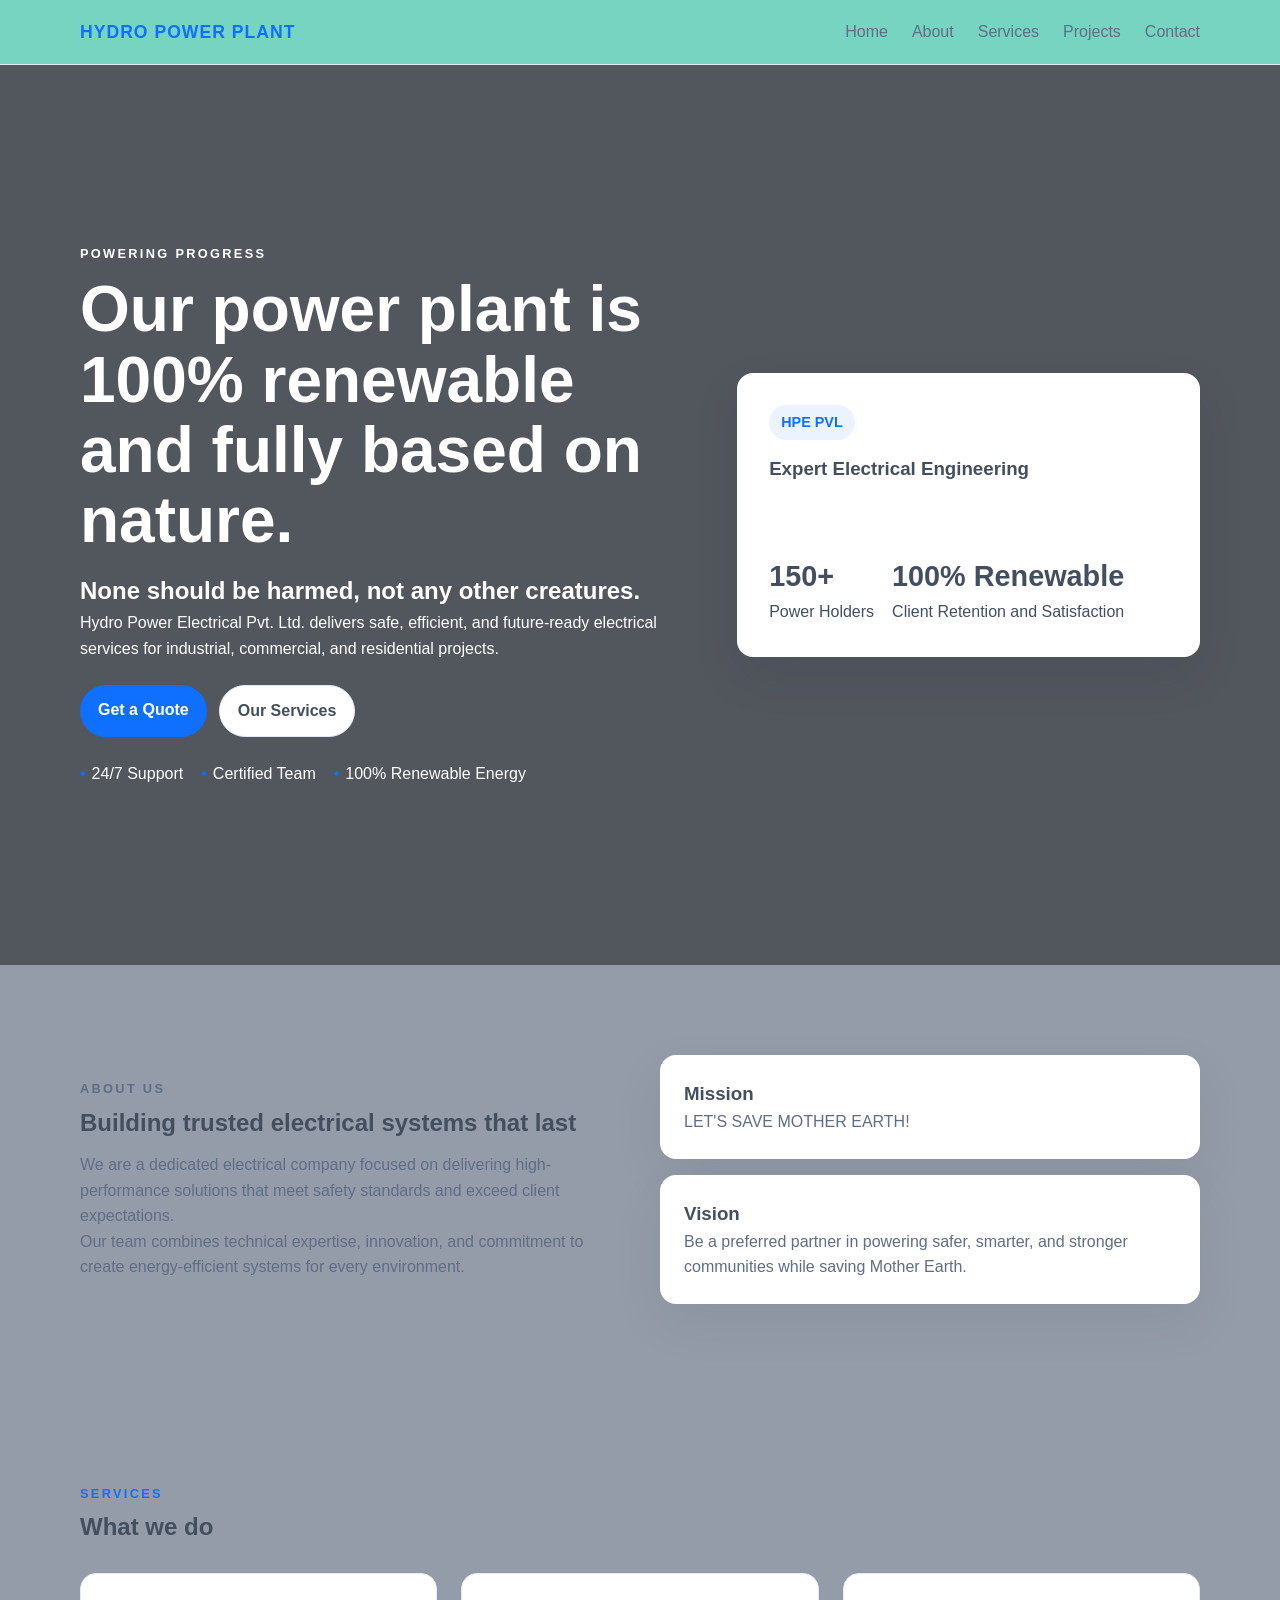
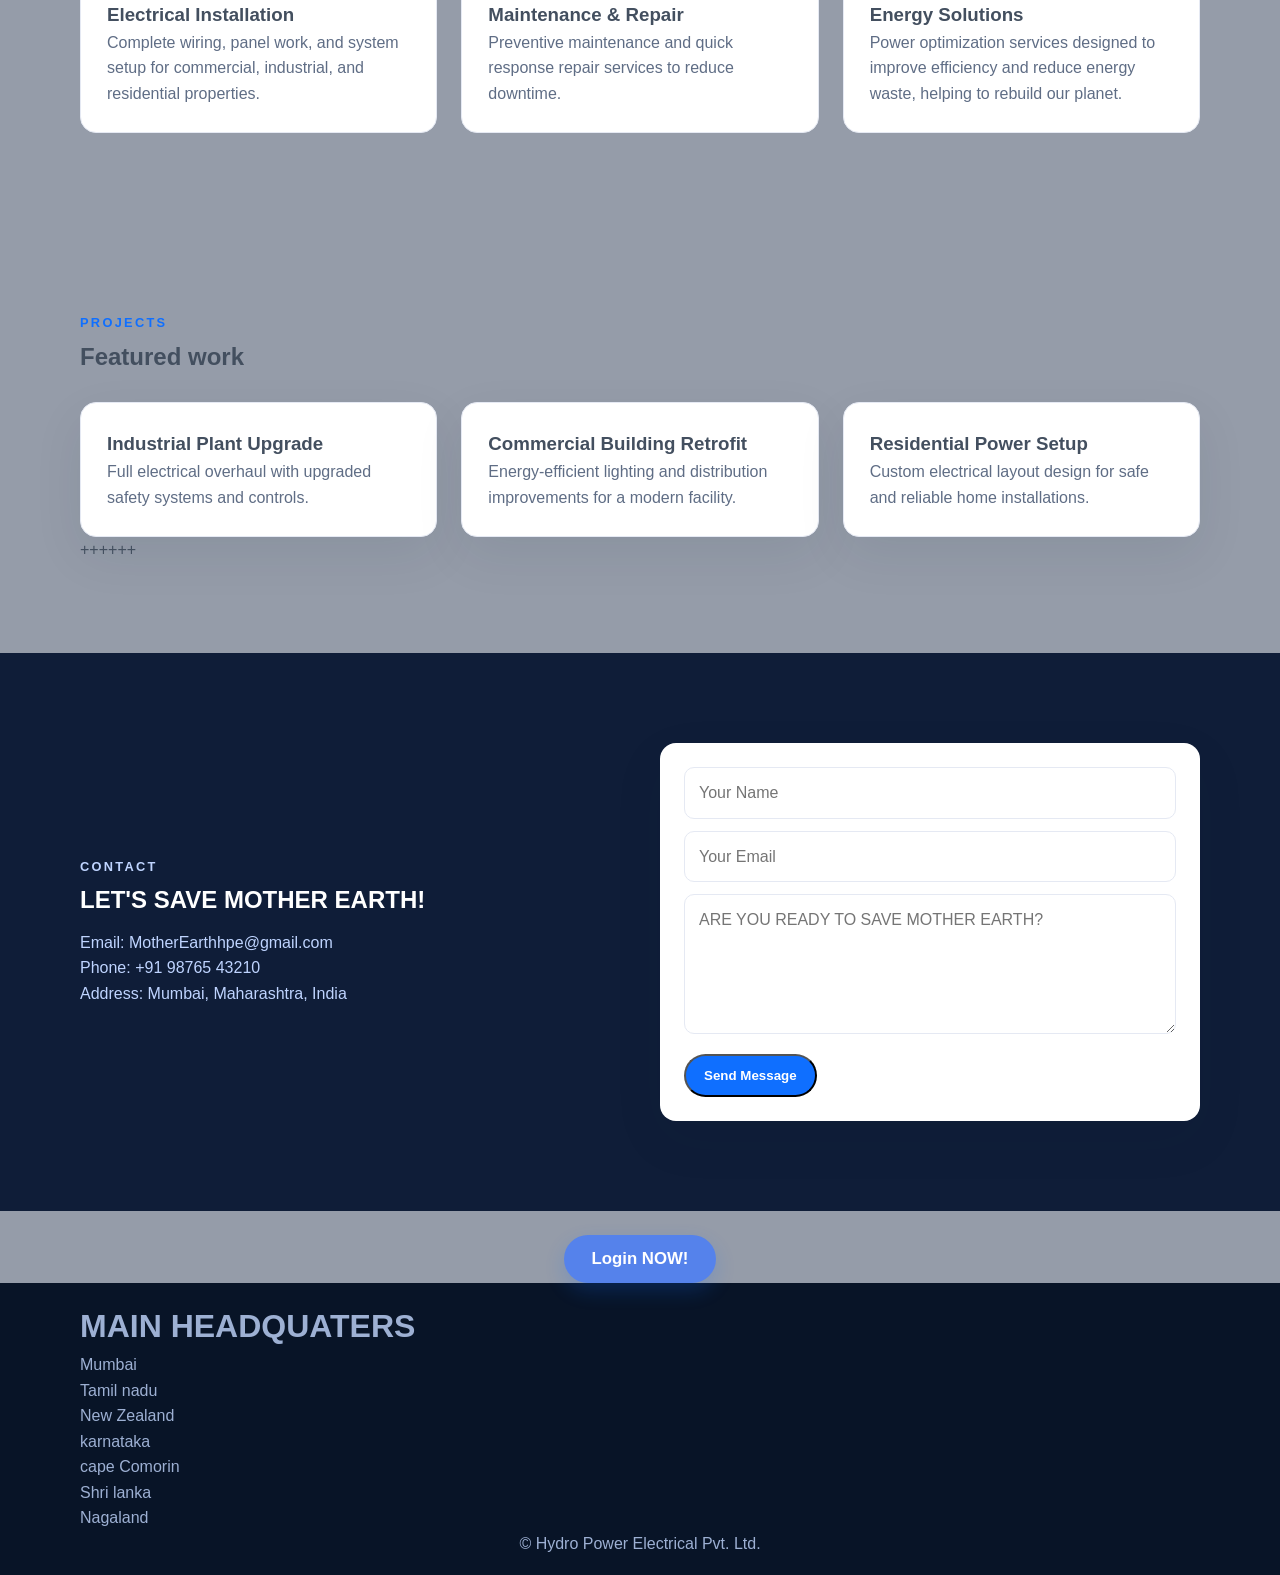
<file: HPE WEBSITE/index.html>
<!DOCTYPE html>
<html lang="en">
<head>
    <meta charset="UTF-8">
    <meta name="viewport" content="width=device-width, initial-scale=1.0">
    <title>Hydro Power Electrical Pvt. Ltd.</title>
    <link rel="stylesheet" href="HPE2.css">
</head>
<body>
    <header class="header">
        <div class="container nav-wrap">
            <a href="#home" class="logo">HYDRO POWER PLANT</a>
            <button class="menu-btn" aria-label="Open navigation">
                <span></span>
                <span></span>
                <span></span>
            </button>
            <nav class="nav-links">
                <a href="#home">Home</a>
                <a href="#about">About</a>
                <a href="#services">Services</a>
                <a href="#projects">Projects</a>
                <a href="#contact">Contact</a>
            </nav>
        </div>
    </header>

    <main>
        <section class="hero" id="home">
            <div class="container hero-content">
                <div>
                    <p class="eyebrow">Powering Progress</p>
                    <h1>Our power plant is 100% renewable and fully based on nature.</h1>
                    <h2>None should be harmed, not any other creatures.</h2>
                    <p class="hero-text">Hydro Power Electrical Pvt. Ltd. delivers safe, efficient, and future-ready electrical services for industrial, commercial, and residential projects.</p>
                    <div class="hero-actions">
                        <a href="#contact" class="btn btn-primary">Get a Quote</a>
                        <a href="#services" class="btn btn-secondary">Our Services</a>
                    </div>
                    <ul class="hero-headlines">
                        <li>24/7 Support</li>
                        <li>Certified Team</li>
                        <li>100% Renewable Energy</li>
                    </ul>
                </div>
                <div class="hero-card">
                    <div class="card-badge">HPE PVL</div>
                    <h3>Expert Electrical Engineering</h3>
                    <p>From power production to distribution, it will be a happy life for you 365 days a year, always without a power cut.</p>
                    <div class="hero-stats">
                        <div>
                            <strong>150+</strong>
                            <span>Power Holders</span>
                        </div>
                        <div>
                            <strong>100% Renewable</strong>
                            <span>Client Retention and Satisfaction</span>
                        </div>
                    </div>
                </div>
            </div>
        </section>

        <section class="section about" id="about">
            <div class="container about-grid">
                <div>
                    <p class="eyebrow">About Us</p>
                    <h2>Building trusted electrical systems that last</h2>
                    <p>We are a dedicated electrical company focused on delivering high-performance solutions that meet safety standards and exceed client expectations.</p>
                    <p>Our team combines technical expertise, innovation, and commitment to create energy-efficient systems for every environment.</p>
                </div>
                <div class="about-boxes">
                    <div>
                        <h3>Mission</h3>
                        <p>LET'S SAVE MOTHER EARTH!</p>
                    </div>
                    <div>
                        <h3>Vision</h3>
                        <p>Be a preferred partner in powering safer, smarter, and stronger communities while saving Mother Earth.</p>
                    </div>
                </div>
            </div>
        </section>

        <section class="section services" id="services">
            <div class="container">
                <p class="eyebrow">Services</p>
                <h2>What we do</h2>
                <div class="service-grid">
                    <article>
                        <h3>Electrical Installation</h3>
                        <p>Complete wiring, panel work, and system setup for commercial, industrial, and residential properties.</p>
                    </article>
                    <article>
                        <h3>Maintenance & Repair</h3>
                        <p>Preventive maintenance and quick response repair services to reduce downtime.</p>
                    </article>
                    <article>
                        <h3>Energy Solutions</h3>
                        <p>Power optimization services designed to improve efficiency and reduce energy waste, helping to rebuild our planet.</p>
                    </article>
                </div>
            </div>
        </section>

        <section class="section projects" id="projects">
            <div class="container">
                <p class="eyebrow">Projects</p>
                <h2>Featured work</h2>
                <div class="project-grid">
                    <div class="project-card">
                        <h3>Industrial Plant Upgrade</h3>
                        <p>Full electrical overhaul with upgraded safety systems and controls.</p>
                    </div>
                    <div class="project-card">
                        <h3>Commercial Building Retrofit</h3>
                        <p>Energy-efficient lighting and distribution improvements for a modern facility.</p>
                    </div>
                    <div class="project-card">
                        <h3>Residential Power Setup</h3>
                        <p>Custom electrical layout design for safe and reliable home installations.</p>
                    </div>
                </div>++++++
            </div>
        </section>

        <section class="section contact" id="contact">
            <div class="container contact-wrap">
                <div>
                    <p class="eyebrow">Contact</p>
                    <h2>LET'S SAVE MOTHER EARTH!</h2>
                    <p>Email: MotherEarthhpe@gmail.com</p>
                    <p>Phone: +91 98765 43210</p>
                    <p>Address: Mumbai, Maharashtra, India</p>
                </div>          
                <form class="contact-form">
                    <input type="text" placeholder="Your Name" required>
                    <input type="email" placeholder="Your Email" required>
                    <textarea placeholder="ARE YOU READY TO SAVE MOTHER EARTH?" required></textarea>
                    <button type="submit" class="btn btn-primary">Send Message</button>
                </form>
            </div>
        </section>
    </main>

    <script src="HPE3.js"></script>
    
    <script>
        document.getElementById('year').textContent = new Date().getFullYear();
    </script>
    <div class="link-button-wrap">
        <a href="page2.html" style="color: rgb(59, 154, 170); text-decoration: none;">
            <button type="button">Login NOW!</button>
        </a>
    </div>
    <footer class="footer">
        <div class="container footer-wrap">
            <h1>MAIN HEADQUATERS</h1>
            <p>Mumbai</p>
            <p>Tamil nadu</p>
            <p>New Zealand</p>
            <p>karnataka</p>
            <p>cape Comorin</p>
            <p>Shri lanka</p>
            <p>Nagaland</p>

            <p style="text-align: center;">© <span id="year"></span> Hydro Power Electrical Pvt. Ltd.</p>
        </div>
    </footer >
</body>
</html>
</file>
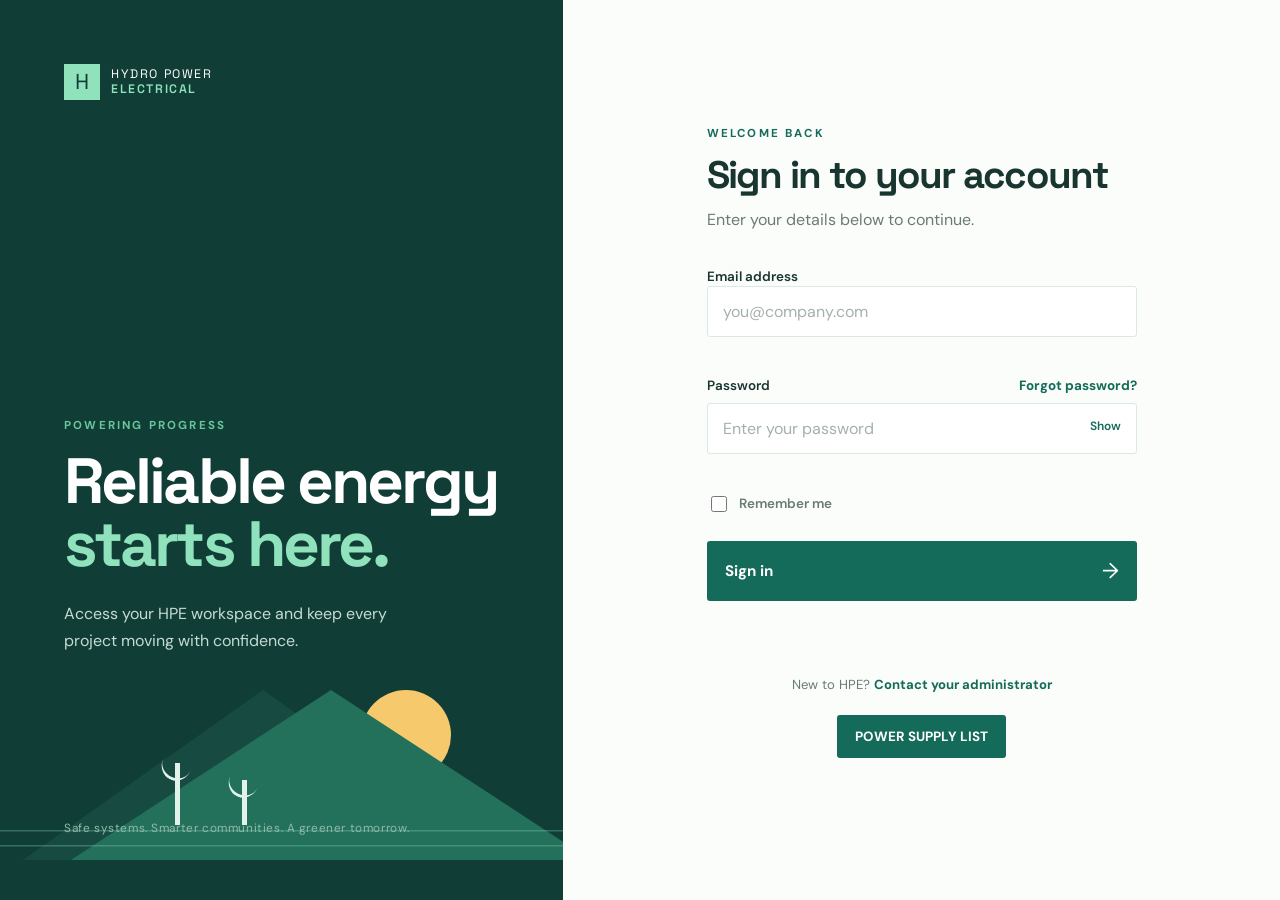
<file: HPE WEBSITE/page2.html>
<!DOCTYPE html>
<html lang="en">
<head>
	<meta charset="UTF-8">
	<meta name="viewport" content="width=device-width, initial-scale=1.0">
	<meta name="description" content="Sign in to Hydro Power Electrical Pvt. Ltd.">
	<title>Sign In | Hydro Power Electrical Pvt. LTD</title>
	<link rel="preconnect" href="https://fonts.googleapis.com">
	<link rel="preconnect" href="https://fonts.gstatic.com" crossorigin>
	<link href="https://fonts.googleapis.com/css2?family=DM+Sans:wght@400;500;600;700&family=Space+Grotesk:wght@500;600;700&display=swap" rel="stylesheet">
	<link rel="stylesheet" href="hpe785.css">
</head>
<body>
	<main class="login-page">
		<section class="brand-panel" aria-label="Hydro Power Electrical">
			<a class="brand" href="HPE1.html">
				<span class="brand-mark" aria-hidden="true">H</span>
				<span>HYDRO POWER<br><strong>ELECTRICAL</strong></span>
			</a>

			<div class="brand-message">
				<p class="kicker">Powering progress</p>
				<h1>Reliable energy<br><em>starts here.</em></h1>
				<p>Access your HPE workspace and keep every project moving with confidence.</p>
			</div>

			<div class="plant-illustration" aria-hidden="true">
				<span class="sun"></span>
				<span class="mountain mountain-back"></span>
				<span class="mountain mountain-front"></span>
				<span class="water"></span>
				<span class="turbine turbine-one"></span>
				<span class="turbine turbine-two"></span>
			</div>
			<p class="panel-footer">Safe systems. Smarter communities. A greener tomorrow.</p>
		</section>

		<section class="form-panel">
			<div class="form-wrap">
				<div class="mobile-brand brand">
					<span class="brand-mark" aria-hidden="true">H</span>
					<span>HYDRO POWER<br><strong>ELECTRICAL</strong></span>
				</div>
				<div class="form-heading">
					<p class="kicker">Welcome back</p>
					<h2>Sign in to your account</h2>
					<p>Enter your details below to continue.</p>
				</div>

				<form id="login-form" novalidate>
					<div class="field">
						<label for="email">Email address</label>
						<input id="email" name="email" type="email" autocomplete="email" placeholder="you@company.com" required>
						<span class="field-error" id="email-error" role="alert"></span>
					</div>
					<div class="field">
						<div class="label-row">
							<label for="password">Password</label>
							<a href="#forgot">Forgot password?</a>
						</div>
						<div class="password-input">
							<input id="password" name="password" type="password" autocomplete="current-password" placeholder="Enter your password" required>
							<button class="password-toggle" type="button" aria-label="Show password" aria-pressed="false">Show</button>
						</div>
						<span class="field-error" id="password-error" role="alert"></span>
					</div>
					<label class="remember-row">
						<input type="checkbox" name="remember">
						<span>Remember me</span>
					</label>
					<button class="submit-button" type="submit">Sign in <span aria-hidden="true">&#8594;</span></button>
					<p class="form-status" id="form-status" role="status"></p>
				</form>

				<p class="signup-prompt">New to HPE? <a href="page3.html">Contact your administrator</a></p>
				<a class="power-supply-button" href="page3.html">POWER SUPPLY LIST</a>
			</div>
		</section>
	</main>
	<script src="hpe783.js"></script>
</body>
</html>
</file>
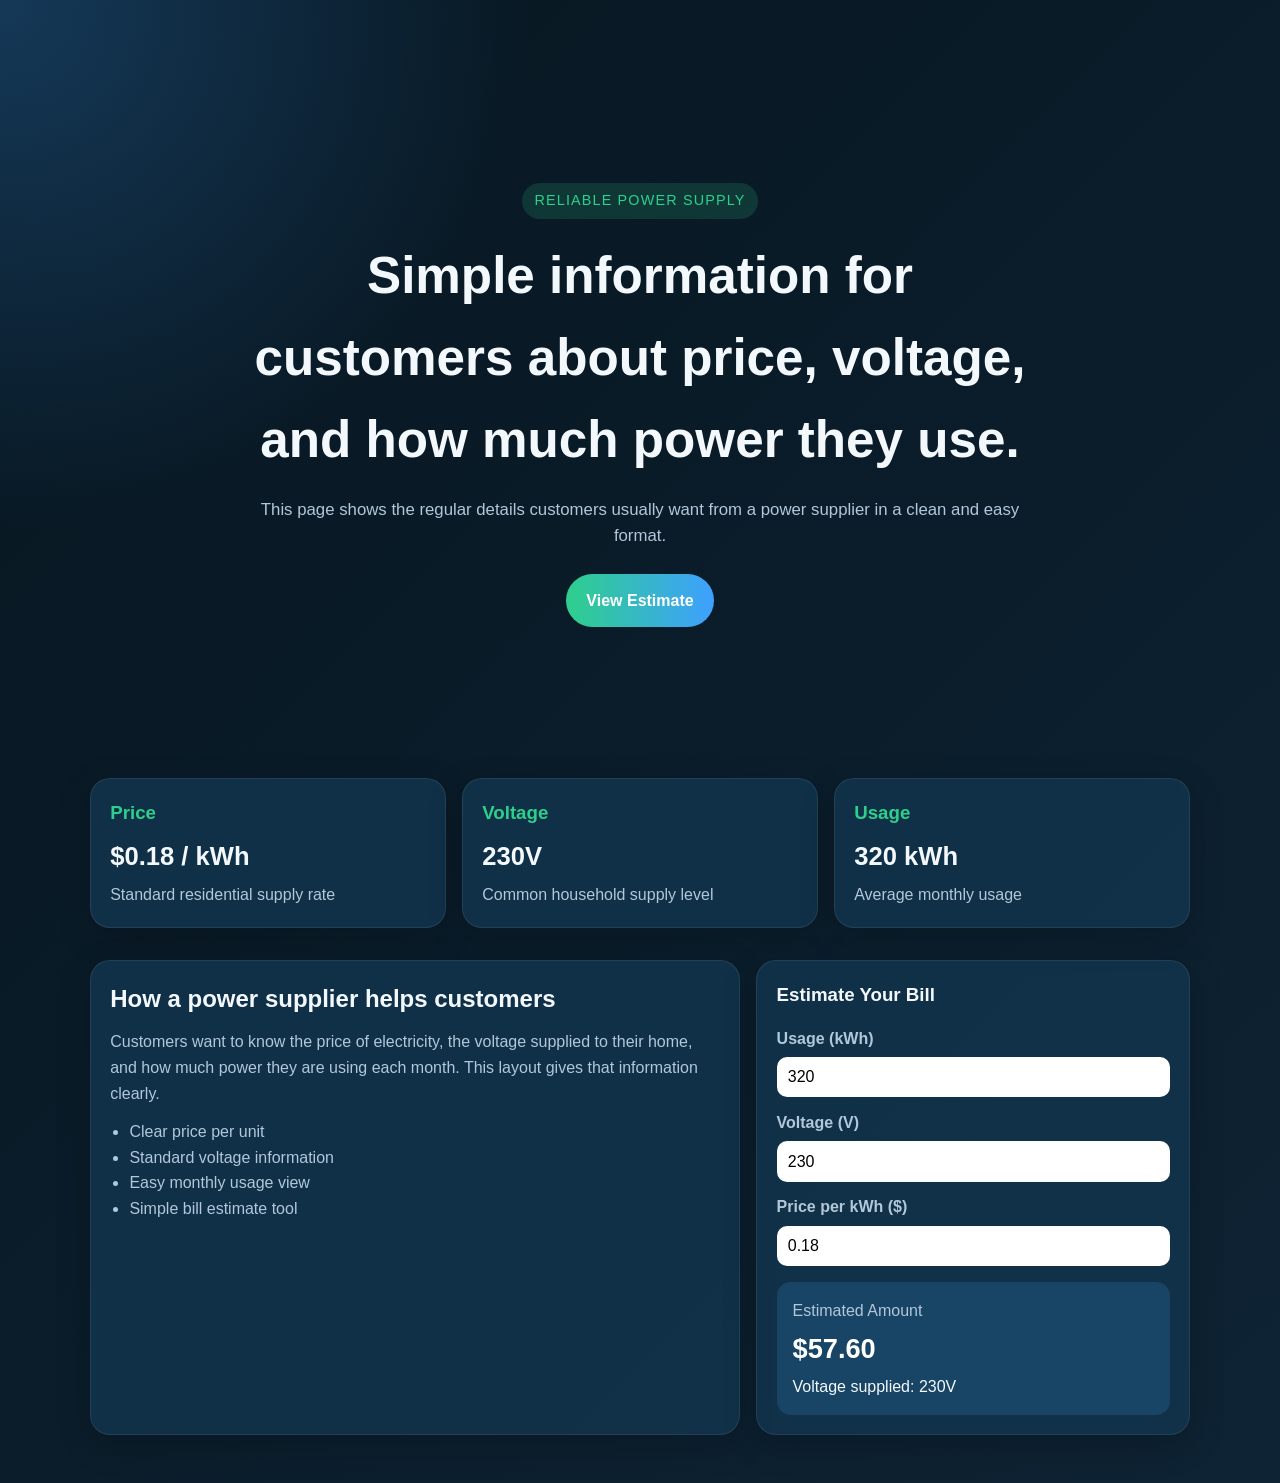
<file: HPE WEBSITE/page3.html>
<!DOCTYPE html>
<html lang="en">
  <head>
    <meta charset="UTF-8" />
    <meta name="viewport" content="width=device-width, initial-scale=1.0" />
    <title>Power Supply Info</title>
    <link rel="stylesheet" href="hpe8.css" />
  </head>
  <body>
    <header class="hero">
      <div class="hero-content">
        <p class="eyebrow">Reliable Power Supply</p>
        <h1>Simple information for customers about price, voltage, and how much power they use.</h1>
        <p class="hero-text">This page shows the regular details customers usually want from a power supplier in a clean and easy format.</p>
        <a href="#estimate" class="btn">View Estimate</a>
      </div>
    </header>

    <main>
      <section class="overview">
        <div class="overview-card"><h3>Price</h3><p class="big-number">$0.18 / kWh</p><span>Standard residential supply rate</span></div>
        <div class="overview-card"><h3>Voltage</h3><p class="big-number">230V</p><span>Common household supply level</span></div>
        <div class="overview-card"><h3>Usage</h3><p class="big-number">320 kWh</p><span>Average monthly usage</span></div>
      </section>

      <section class="details">
        <div class="details-text">
          <h2>How a power supplier helps customers</h2>
          <p>Customers want to know the price of electricity, the voltage supplied to their home, and how much power they are using each month. This layout gives that information clearly.</p>
          <ul><li>Clear price per unit</li><li>Standard voltage information</li><li>Easy monthly usage view</li><li>Simple bill estimate tool</li></ul>
        </div>

        <div id="estimate" class="estimate-box">
          <h3>Estimate Your Bill</h3>
          <label>Usage (kWh)<input type="number" id="usage" min="1" value="320" /></label>
          <label>Voltage (V)<input type="number" id="voltage" min="100" max="400" value="230" /></label>
          <label>Price per kWh ($)<input type="number" id="price" min="0.01" step="0.01" value="0.18" /></label>
          <div class="estimate-result"><p>Estimated Amount</p><h4 id="estimatedBill">$57.60</h4><span id="voltageInfo">Voltage supplied: 230V</span></div>
        </div>
      </section>
    </main>
    <script src="hpe9.js"></script>
  </body>
</html>
</file>
<file: HPE WEBSITE/HPE2.css>
:root {
    --bg: #959ca9;
    --surface: #ffffff;
    --text: #434f5f;
    --muted: #5f6d85;
    --primary: #0f6fff;
    --primary-dark: #0d8d7e;
    --border: #e5e9f3;
    --shadow: 0 18px 50px rgba(18, 32, 51, 0.08);
    --radius: 16px;
}

* {
    margin: 0;
    padding: 0;
    box-sizing: border-box;
}

html {
    scroll-behavior: smooth;
}

body {
    font-family: 'Inter', sans-serif;
    background: var(--bg);
    color: var(--text);
    line-height: 1.6;
}

img {
    max-width: 100%;
    display: block;
}

a {
    text-decoration: none;
    color: inherit;
}

.container {
    width: min(1120px, 90%);
    margin: 0 auto;
}

.section {
    padding: 90px 0;
}


.header {
    position: sticky;
    top: 0;
    z-index: 1000;
    background: rgba(115, 219, 195, 0.9);
    backdrop-filter: blur(10px);
    border-bottom: 1px solid var(--border);
}

.nav-wrap {
    display: flex;
    align-items: center;
    justify-content: space-between;
    padding: 18px 0;
}

.logo {
    font-size: 1.1rem;
    font-weight: 800;
    color: var(--primary);
    letter-spacing: 1px;
}

.nav-links {
    display: flex;
    gap: 24px;
    align-items: center;
}

.nav-links a {
    color: var(--muted);
    font-weight: 500;
    transition: color 0.2s ease;
}

.nav-links a:hover {
    color: var(--text);
}

.menu-btn {
    display: none;
    background: none;
    border: 0;
    cursor: pointer;
}

.menu-btn span {
    display: block;
    width: 24px;
    height: 2px;
    background: var(--text);
    margin: 5px 
}

.hero {
    min-height: 100vh;

    background: url("https://tse1.explicit.bing.net/th/id/OIP.sJ7oUw9bDn-3fscSFHJ-ywHaEo?cb=thfvnextfalcon2&rs=1&pid=ImgDetMain&o=7&rm=3")
    center center / cover no-repeat fixed;

    display: flex;
    align-items: center;
    position: relative;
    overflow: hidden;
}

.hero::before {
    content: "";
    position: absolute;
    inset: 0;
    background: rgba(0, 0, 0, 0.45);
}

.hero-content {
    position: relative;
    z-index: 2;

    display: grid;
    grid-template-columns: 1fr 450px;
    gap: 60px;
    align-items: center;
}

.hero h1 {
    font-size: clamp(3rem, 6vw, 5rem);
    color: white;
    line-height: 1.1;
    margin-bottom: 20px;
}

.hero h2,
.hero p,
.hero li {
    color: white;
}

.hero-card {
    background: rgba(255,255,255,0.95);
    backdrop-filter: blur(10px);
    padding: 32px;
    border-radius: 20px;
    box-shadow: 0 20px 50px rgba(0,0,0,0.2);
}

.hero-actions {
    display: flex;
    gap: 15px;
    margin: 25px 0;
}

.hero-headlines {
    display: flex;
    gap: 20px;
    flex-wrap: wrap;
    list-style: none;
}

.hero-headlines li::before {
    content: "•";
    color: #4da6ff;
    margin-right: 6px;
}

.hero-content {
    animation: fadeUp 1.2s ease;
}

@keyframes fadeUp {
    from {
        opacity: 0;
        transform: translateY(70px);
    }

    to {
        opacity: 1;
        transform: translateY(0);
    }
}

.hero-content {
    display: grid;
    grid-template-columns: 1.2fr 0.9fr;
    gap: 40px;
    align-items: center;
}

.eyebrow {
    color: var(--primary);
    text-transform: uppercase;
    font-size: 0.8rem;
    font-weight: 700;
    letter-spacing: 0.18em;
    margin-bottom: 10px;
}

.hero h1,
.section h2 {
    line-height: 1.1;
    margin-bottom: 16px;
}

.hero h1 {
    font-size: clamp(2.7rem, 5vw, 4.4rem);
}

.hero-text,
.about p,
.service-grid p,
.project-card p,
.contact p {
    color: var(--muted);
}

.hero-actions {
    display: flex;
    gap: 12px;
    margin: 24px 0;
}

.btn {
    display: inline-block;
    padding: 12px 18px;
    border-radius: 999px;
    font-weight: 600;
}

.btn-primary {
    background: var(--primary);
    color: white;
}

.btn-primary:hover {
    background: var(--primary-dark);
}

.btn-secondary {
    background: white;
    border: 1px solid var(--border);
}

.link-button-wrap {
    display: flex;
    justify-content: center;
    align-items: center;
    margin-top: 24px;
}

.link-button-wrap button {
    background:rgb(85, 130, 235);
    color: rgb(255, 255, 255);
    border: none;
    padding: 14px 28px;
    border-radius: 999px;
    cursor: pointer;
    font-size: 1.05rem;
    font-weight: 700;
    transition: background 0.2s ease, transform 0.2s ease;
    box-shadow: 0 8px 20px rgba(15, 111, 255, 0.2);

}

.link-button-wrap button:hover {
    background: rgb(165, 149, 238) ;
    transform: translateY(-2px);
}

.hero-headlines {
    display: flex;
    gap: 18px;
    list-style: none;
    flex-wrap: wrap;
}

.hero-headlines li::before {
    content: '•';
    color: var(--primary);
    margin-right: 6px;
}

.hero-card,
.about-boxes > div,
.project-card,
.contact-form {
    background: var(--surface);
    border-radius: var(--radius);
    box-shadow: var(--shadow);
}

.hero-card {
    padding: 32px;
}

.card-badge {
    display: inline-flex;
    background: #eaf3ff;
    color: var(--primary);
    font-size: 0.9rem;
    font-weight: 700;
    padding: 6px 12px;
    border-radius: 999px;
    margin-bottom: 14px;
}

.hero-stats {
    display: flex;
    gap: 18px;
    margin-top: 18px;
}

.hero-stats strong {
    display: block;
    font-size: 1.8rem;
}

.about-grid,
.contact-wrap {
    display: grid;
    grid-template-columns: 1fr 1fr;
    gap: 40px;
    align-items: center;
}

.about-boxes {
    display: grid;
    gap: 16px;
}

.about-boxes > div {
    padding: 24px;
}

.service-grid,
.project-grid {
    display: grid;
    grid-template-columns: repeat(3, 1fr);
    gap: 24px;
    margin-top: 32px;
}

.service-grid article,
.project-card {
    background: white;
    border: 1px solid var(--border);
    border-radius: var(--radius);
    padding: 26px;
}

.contact {
    background: #0f1d38;
    color: white;
}

.contact .eyebrow,
.contact p {
    color: #bfd4ff;
}

.contact-form {
    padding: 24px;
}

.contact-form input,
.contact-form textarea {
    width: 100%;
    padding: 12px 14px;
    margin-bottom: 12px;
    border: 1px solid var(--border);
    border-radius: 10px;
    font: inherit;
}

.contact-form textarea {
    min-height: 140px;
    resize: vertical;
}

.footer {
    background: #081427;
    color: #9db0d3;
}

.footer-wrap {
    padding: 18px 0;
}


@media (max-width: 900px) {
    .hero-content,
    .about-grid,
    .contact-wrap,
    .service-grid,
    .project-grid {
        grid-template-columns: 1fr;
    }
}

@media (max-width: 768px) {
    .menu-btn {
        display: block;
    }

    .nav-links {
        position: absolute;
        top: 72px;
        left: 5%;
        right: 5%;
        background: white;
        border: 1px solid var(--border);
        border-radius: 12px;
        flex-direction: column;
        padding: 16px;
        display: none;
    }

    .nav-links.open {
        display: flex;
    }

    .hero {
        padding: 70px 0;
    }

    .hero-actions {
        flex-direction: column;
    }
}
</file>
<file: HPE WEBSITE/hpe785.css>
:root {
	--ink: #19352f;
	--muted: #6a7b76;
	--green: #146b59;
	--green-dark: #0d4d41;
	--mint: #d9f1e5;
	--line: #dce8e2;
	--paper: #fbfdfb;
}

* { box-sizing: border-box; }

body {
	margin: 0;
	color: var(--ink);
	background: var(--paper);
	font-family: 'DM Sans', sans-serif;
}

a { color: inherit; text-decoration: none; }

.login-page { min-height: 100vh; display: grid; grid-template-columns: minmax(360px, 44%) 1fr; }

.brand-panel {
	background: #103e36;
	color: white;
	display: flex;
	flex-direction: column;
	min-height: 100vh;
	overflow: hidden;
	padding: clamp(28px, 5vw, 64px);
	position: relative;
}

.brand { display: inline-flex; align-items: center; gap: 11px; font-family: 'Space Grotesk', sans-serif; font-size: .77rem; letter-spacing: .13em; line-height: 1.2; }
.brand strong { color: #8fe2bc; font-weight: 600; }
.brand-mark { align-items: center; background: #8fe2bc; color: #103e36; display: inline-flex; font-size: 1.35rem; height: 36px; justify-content: center; letter-spacing: 0; width: 36px; }
.brand-message { margin: auto 0 0; max-width: 450px; position: relative; z-index: 2; }
.kicker { color: #69c69b; font-size: .72rem; font-weight: 700; letter-spacing: .19em; margin: 0 0 17px; text-transform: uppercase; }
h1, h2 { font-family: 'Space Grotesk', sans-serif; letter-spacing: -.045em; }
h1 { font-size: clamp(2.8rem, 5vw, 5rem); line-height: .98; margin: 0; }
h1 em { color: #8fe2bc; font-style: normal; }
.brand-message > p:last-child { color: #c5dbd3; font-size: 1rem; line-height: 1.7; margin: 24px 0 0; max-width: 340px; }
.plant-illustration { height: 190px; margin: 16px -64px -64px; position: relative; }
.sun { background: #f5c96c; border-radius: 50%; height: 90px; position: absolute; right: 20%; top: 20px; width: 90px; }
.mountain { bottom: 0; position: absolute; width: 0; height: 0; border-left: 190px solid transparent; border-right: 190px solid transparent; border-bottom: 170px solid #1a584b; }
.mountain-back { left: 4%; border-left-width: 240px; border-right-width: 240px; border-bottom-color: #174b42; }
.mountain-front { right: -5%; border-left-width: 260px; border-right-width: 260px; border-bottom-color: #23705b; }
.water { background: repeating-linear-gradient(0deg, transparent 0 13px, rgba(143,226,188,.3) 14px 15px); bottom: 0; height: 38px; position: absolute; width: 100%; z-index: 1; }
.turbine { background: #e0f2e9; bottom: 35px; height: 62px; position: absolute; width: 5px; z-index: 2; }
.turbine::before { border-bottom: 3px solid #e0f2e9; border-radius: 50%; content: ''; height: 30px; left: -13px; position: absolute; top: -15px; transform: rotate(25deg); width: 30px; }
.turbine-one { left: 31%; } .turbine-two { left: 43%; height: 45px; }
.panel-footer { color: #91b9aa; font-size: .74rem; letter-spacing: .05em; margin: 24px 0 0; position: relative; z-index: 2; }

.form-panel { align-items: center; display: flex; justify-content: center; padding: 48px 7%; }
.form-wrap { max-width: 430px; width: 100%; }
.mobile-brand { display: none; }
.form-heading { margin-bottom: 35px; }
.form-heading h2 { font-size: clamp(2rem, 3vw, 2.65rem); line-height: 1.05; margin: 0 0 13px; }
.form-heading > p:last-child { color: var(--muted); margin: 0; }
.form-heading .kicker { color: var(--green); margin-bottom: 14px; }
.field { margin-bottom: 22px; }
label, .label-row { font-size: .84rem; font-weight: 600; }
.label-row { display: flex; justify-content: space-between; margin-bottom: 9px; }
.label-row a, .signup-prompt a { color: var(--green); font-weight: 700; }
input[type=email], input[type=password] { border: 1px solid var(--line); border-radius: 3px; color: var(--ink); font: inherit; outline: 0; padding: 14px 15px; transition: border-color .2s, box-shadow .2s; width: 100%; }
input:focus { border-color: #4da983; box-shadow: 0 0 0 3px rgba(77,169,131,.14); }
input::placeholder { color: #a4b1ad; }
.password-input { position: relative; }
.password-input input { padding-right: 62px; }
.password-toggle { background: none; border: 0; color: var(--green); cursor: pointer; font: 600 .75rem 'DM Sans'; padding: 8px; position: absolute; right: 8px; top: 7px; }
.field-error { color: #b54141; display: block; font-size: .74rem; min-height: 18px; padding-top: 5px; }
.remember-row { align-items: center; color: var(--muted); display: flex; gap: 9px; margin: -1px 0 26px; }
.remember-row input { accent-color: var(--green); height: 16px; width: 16px; }
.submit-button { align-items: center; background: var(--green); border: 0; border-radius: 3px; color: white; cursor: pointer; display: flex; font: 700 .95rem 'DM Sans'; justify-content: space-between; padding: 16px 18px; transition: background .2s, transform .2s; width: 100%; }
.submit-button:hover { background: var(--green-dark); transform: translateY(-1px); }
.submit-button span { font-size: 1.35rem; font-weight: 400; }
.form-status { color: var(--green); font-size: .82rem; min-height: 20px; text-align: center; }
.signup-prompt { color: var(--muted); font-size: .82rem; margin: 42px 0 22px; text-align: center; }
.back-link { color: var(--muted); display: block; font-size: .78rem; text-align: center; }
.power-supply-button { background: var(--green); border-radius: 3px; color: white; display: block; font-size: .84rem; font-weight: 700; margin: 0 auto 16px; padding: 13px 18px; text-align: center; transition: background .2s, transform .2s; width: fit-content; }
.power-supply-button:hover { background: var(--green-dark); transform: translateY(-1px); }
.back-link:hover, .label-row a:hover, .signup-prompt a:hover { text-decoration: underline; }

@media (max-width: 760px) {
	.login-page { display: block; }
	.brand-panel { display: none; }
	.form-panel { min-height: 100vh; padding: 36px 9%; }
	.mobile-brand { display: inline-flex; margin-bottom: 74px; }
}

@media (max-width: 420px) {
	.mobile-brand { margin-bottom: 55px; }
	.form-panel { padding-left: 7%; padding-right: 7%; }
}
</file>
<file: HPE WEBSITE/hpe8.css>
:root {
  --bg: #071620;
  --panel: #11324a;
  --panel-2: #184565;
  --text: #f3f8fc;
  --muted: #b1c7da;
  --accent: #2ecf8c;
  --accent-2: #3ea0ff;
}

* { box-sizing: border-box; margin: 0; padding: 0; }
body { font-family: Arial, Helvetica, sans-serif; background: linear-gradient(135deg, var(--bg), #0e2334); color: var(--text); line-height: 1.6; }
.hero { min-height: 90vh; display: flex; align-items: center; justify-content: center; padding: 3rem 1.5rem; background: radial-gradient(circle at top left, rgba(62, 160, 255, 0.25), transparent 35%); }
.hero-content { max-width: 800px; text-align: center; }
.eyebrow { display: inline-block; margin-bottom: 1rem; padding: .4rem .8rem; border-radius: 999px; background: rgba(46, 207, 140, .16); color: var(--accent); font-size: .9rem; letter-spacing: .08em; text-transform: uppercase; }
h1 { font-size: clamp(2rem, 4vw, 3.2rem); margin-bottom: 1rem; }
.hero-text { color: var(--muted); margin-bottom: 1.5rem; font-size: 1.05rem; }
.btn { display: inline-block; padding: .85rem 1.3rem; border-radius: 999px; background: linear-gradient(90deg, var(--accent), var(--accent-2)); color: white; text-decoration: none; font-weight: 700; }
main { padding: 0 1.5rem 3rem; }
.overview { display: grid; grid-template-columns: repeat(3, minmax(0, 1fr)); gap: 1rem; max-width: 1100px; margin: -2rem auto 2rem; }
.overview-card, .estimate-box, .details-text { background: rgba(17, 50, 74, .94); border: 1px solid rgba(255, 255, 255, .08); border-radius: 20px; padding: 1.2rem; box-shadow: 0 10px 35px rgba(0, 0, 0, .2); }
.overview-card h3 { color: var(--accent); margin-bottom: .5rem; }
.big-number { font-size: 1.6rem; font-weight: bold; margin-bottom: .3rem; }
.overview-card span, .details-text p, .details-text li, label { color: var(--muted); }
.details { display: grid; grid-template-columns: 1.2fr .8fr; gap: 1rem; max-width: 1100px; margin: 0 auto; }
.details-text h2 { margin-bottom: .7rem; }
.details-text ul { margin-top: .8rem; padding-left: 1.2rem; }
.estimate-box h3 { margin-bottom: 1rem; }
label { display: grid; gap: .35rem; margin-bottom: .8rem; font-weight: 600; }
input { padding: .7rem; border: none; border-radius: 10px; font-size: 1rem; }
.estimate-result { margin-top: 1rem; padding: 1rem; border-radius: 14px; background: var(--panel-2); }
.estimate-result p { color: var(--muted); }
.estimate-result h4 { font-size: 1.7rem; color: white; margin: .2rem 0; }
@media (max-width: 768px) { .overview, .details { grid-template-columns: 1fr; } }
</file>
